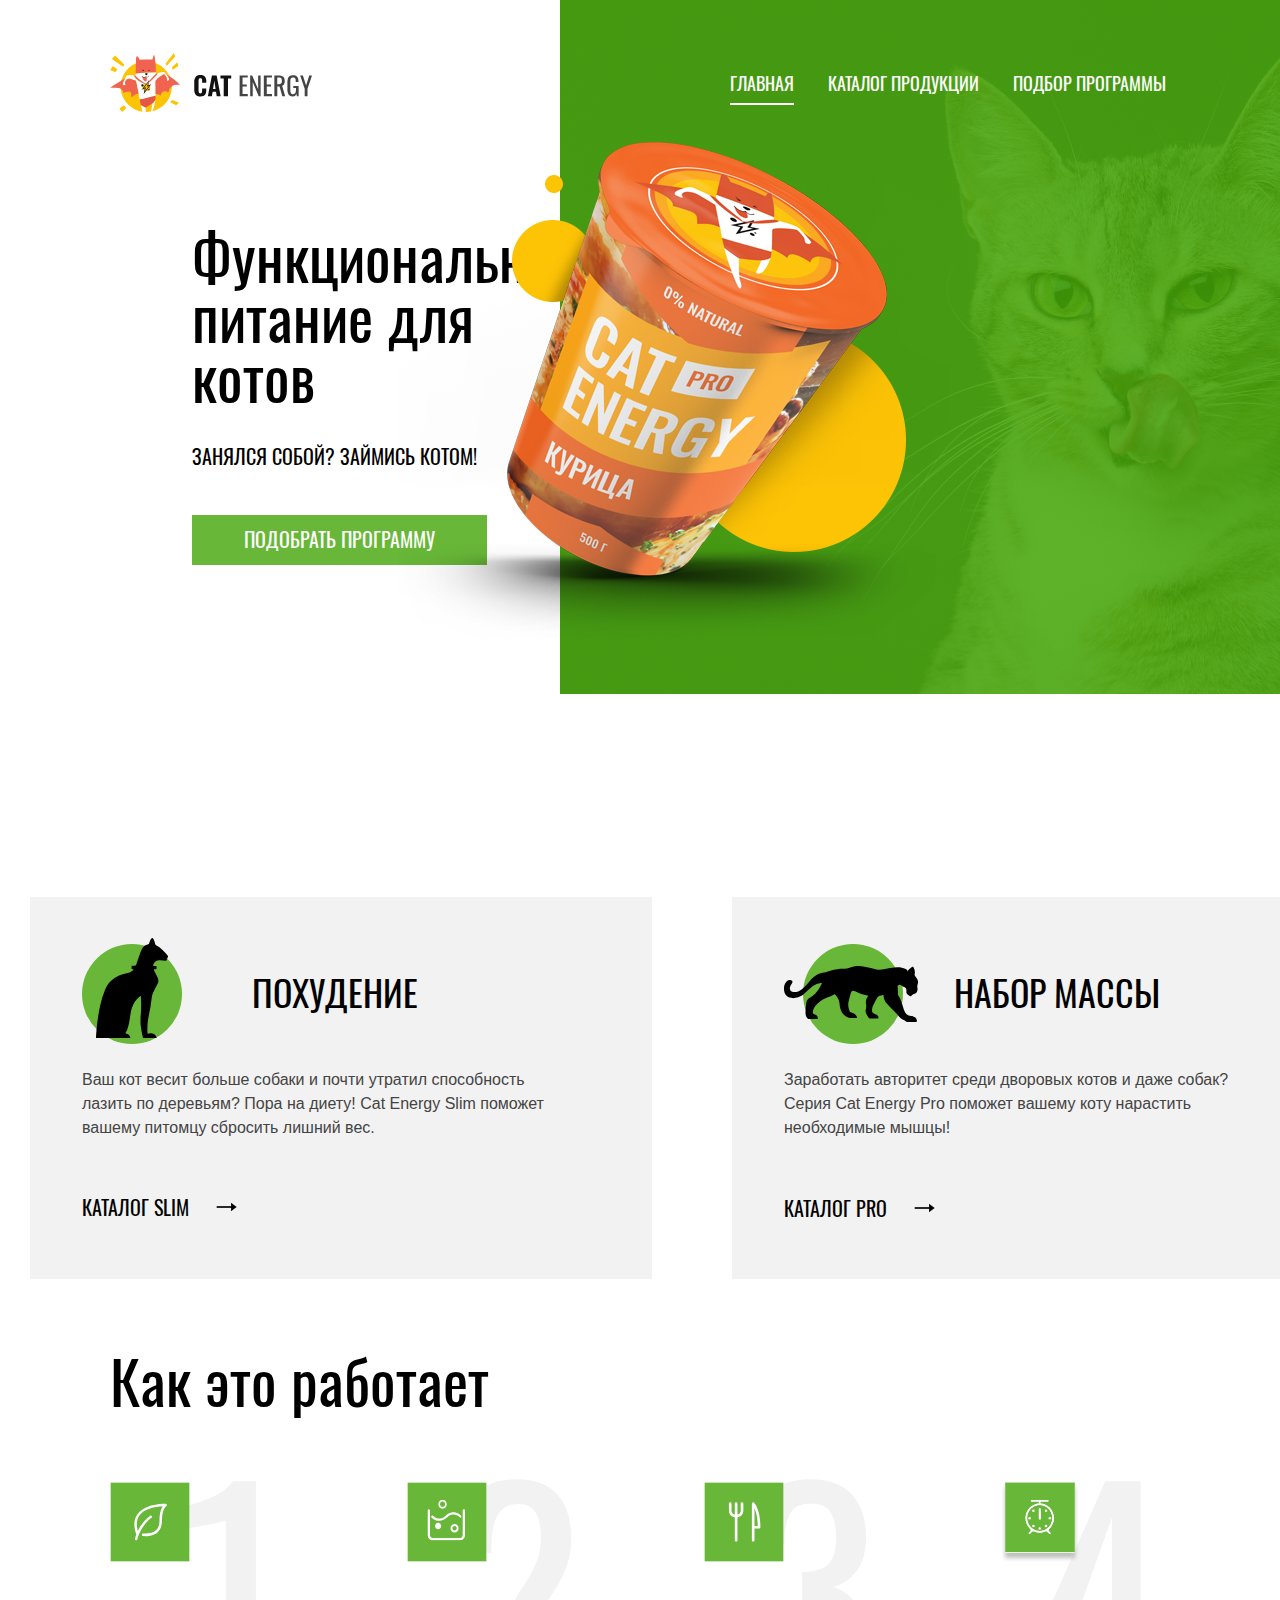
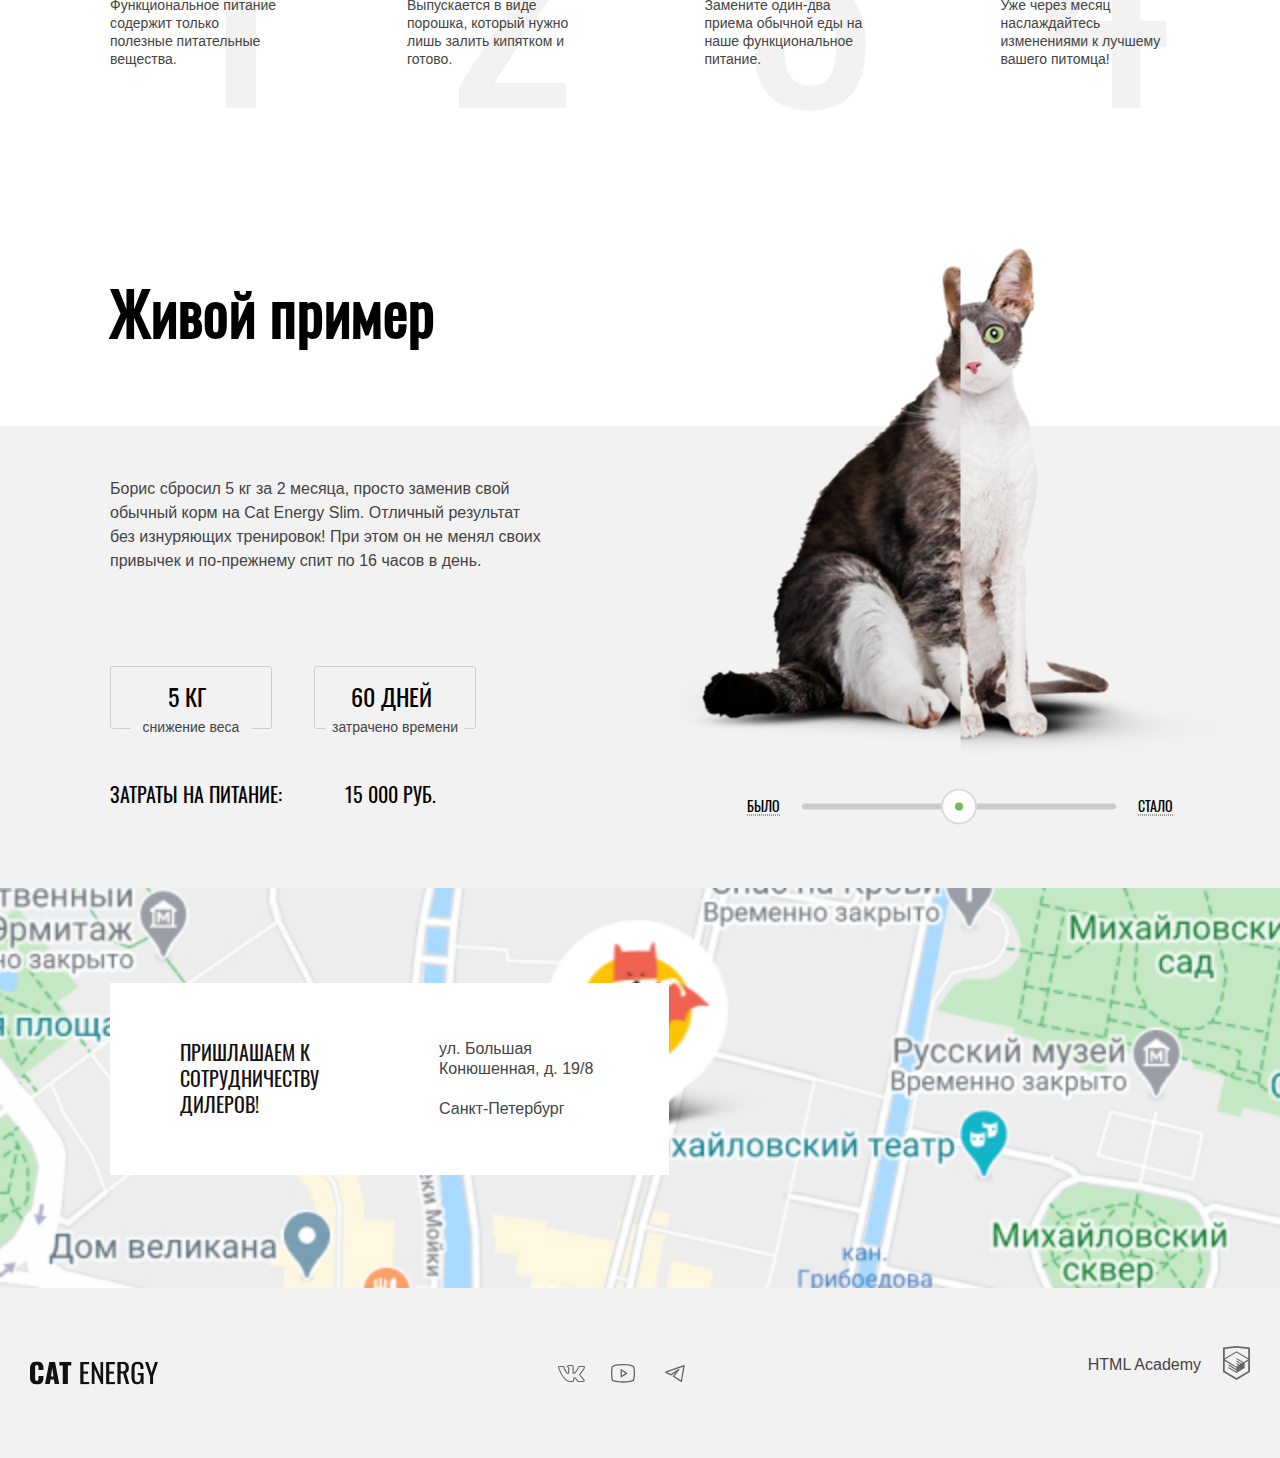
<file: source/index.html>
<!DOCTYPE html>
<html class="page" lang="ru">
  <head>
    <meta charset="utf-8" />
    <meta name="viewport" content="width=device-width, initial-scale=1" />
    <title>HTML Academy: Кэт энерджи</title>
    <link rel="stylesheet" href="css/style.css" />
  </head>

  <body class="page__body">
    <div class="page__body-background">
      <img src="img/index-can.png" alt="">
    </div>

    <header class="main-header">
      <nav class="main-nav main-nav--closed main-mav--nojs">
        <div class="main-nav__wrapper">
          <!-- logo mobile -->
          <a class="main-nav__logo-first" href="index.html">
            <img src="img/logo-mobile.svg" alt="Логотип Кэт энерджи" />
          </a>
          <!-- logo tablet -->
          <a class="main-nav__logo-second" href="index.html">
            <img src="img/logo-tablet.svg" alt="Логотип Кэт энерджи" />
          </a>
          <!-- logo desktop -->
          <a class="main-nav__logo-third" href="index.html">
            <img src="img/logo-desktop.svg" alt="Логотип Кэт энерджи" />
          </a>

          <a class="main-nav__logo-name" href="index.html">
            <img src="img/logo-name.svg" alt="Имя компании" />
          </a>
          <!-- menu button -->
          <button class="main-nav__toggle" type="button">
            <span class="visually-hidden">Открыть меню</span>
          </button>

          <ul class="reset-list main-nav__list site-list">
            <li class="site-list__item site-list__item--active">
              <a class="reset-list"> Главная </a>
            </li>
            <li class="site-list__item">
              <a class="reset-list" href="catalog.html"> Каталог продукции </a>
            </li>
            <li class="site-list__item">
              <a class="reset-list" href="form.html"> Подбор программы </a>
            </li>
          </ul>
        </div>
      </nav>
    </header>

    <main class="main-container">
      <section class="promo">
        <div class="promo__wrapper">
          <div class="promo__header">
            <h1 class="promo__title">Функциональное питание для котов</h1>
            <p class="promo__description">Занялся собой? Займись котом!</p>
          </div>
          <div class="promo__main">
            <img class="promo__main-can" src="img/index-can-mobile-1.png" alt="Банка с кормом"/>
          </div>
          <div class="promo__footer">
            <button class="btn main-btn">
              <span>ПОДОБРАТЬ ПРОГРАММУ</span>
            </button>
          </div>

          <div class="promo__footer-background">
            <img src="img/index-can-tablet-1.png" alt="Фон Банка с кормом">
          </div>
        </div>
      </section>

      <section class="benefits">
        <div class="benefits__wrapper">
          <!-- Benefits element__first -->
          <div class="benefits__card">
            <img
              class="benefits__icon"
              src="img/cat_back-icon.svg"
              alt="Иконка приимуществ с котом"
            />
            <h3 class="benefits__title">ПОХУДЕНИЕ</h3>

            <p class="benefits__description">
              Ваш кот весит больше собаки и почти утратил способность лазить по
              деревьям? Пора на диету! Cat Energy Slim поможет вашему питомцу
              сбросить лишний вес.
            </p>
            <a class="benefits__catalog-link" href="catalog.html">
              КАТАЛОГ SLIM
              <img
                class="benefits__arrow"
                src="img/icon_arrow-right.svg"
                alt="Стрелка"
              />
            </a>
          </div>

          <!-- Benefits element__second -->
          <div class="benefits__card">
            <img
              class="benefits__icon"
              src="img/cat_back_second.svg"
              alt="Иконка приимуществ с котом"
            />
            <h3 class="benefits__title">НАБОР МАССЫ</h3>

            <p class="benefits__description">
              Заработать авторитет среди дворовых котов и даже собак? Серия Cat
              Energy Pro поможет вашему коту нарастить необходимые мышцы!
            </p>
            <a class="benefits__catalog-link" href="catalog.html">
              КАТАЛОГ PRO
              <img class="benefits__arrow"
              src="img/icon_arrow-right.svg"
              alt="Стрелка" />
            </a>
          </div>
        </div>
      </section>

      <section class="faq">
        <div class="faq__wrapper">
          <h2 class="faq__title">Как это работает</h2>

          <ul class="reset-list faq__items-list">
            <li class="faq__item">
              <img src="img/faq_green-square-1.svg" alt="Иллюстрация функции" />
              <p class="faq__item-description">
                Функциональное питание содержит только полезные питательные
                вещества.
              </p>
              <p class="faq__item-background">1</p>
            </li>
            <li class="faq__item">
              <img src="img/faq_green-square-2.svg" alt="Иллюстрация функции" />
              <p class="faq__item-description">
                Выпускается в виде порошка, который нужно лишь залить кипятком и
                готово.
              </p>
              <p class="faq__item-background">2</p>
            </li>
            <li class="faq__item">
              <img src="img/faq_green-square-3.svg" alt="Иллюстрация функции" />
              <p class="faq__item-description">
                Замените один-два приема обычной еды на наше функциональное
                питание.
              </p>
              <p class="faq__item-background">3</p>
            </li>
            <li class="faq__item">
              <img src="img/faq_green-square-4.svg" alt="Иллюстрация функции" />
              <p class="faq__item-description">
                Уже через месяц наслаждайтесь изменениями к лучшему вашего
                питомца!
              </p>
              <p class="faq__item-background">4</p>
            </li>
          </ul>
        </div>
      </section>

      <section class="example">
        <div class="example__wrapper">
          <div class="example__header">
            <h2 class="example__title">
              Живой пример
            </h2>
              <p class="example__description">
                Борис сбросил 5 кг за 2 месяца, просто заменив свой обычный корм
                на Cat Energy Slim. Отличный результат без изнуряющих тренировок!
                При этом он не менял своих привычек и по-прежнему спит по 16 часов
                в день.
              </p>
            </div>

            <div class="example__main">
              <div class="example__results-wrapper">
                <!--Example frame-element__first-->
                <div class="example__results example__results-first">
                  <h3 class="example-frame__title">5 КГ</h3>
                  <p class="example-frame__description">снижение веса</p>
                </div>

                <!--Example frame-element__second -->
                <div class="example__results example__results-second">
                  <h3 class="example-frame__title">60 ДНЕЙ</h3>
                  <p class="example-frame__description">затрачено времени</p>
                </div>
              </div>

              <div class="example__results-price">
                <p>Затраты на питание:</p>
                <p>15 000 РУБ.</p>
              </div>
            </div>

            <div class="example__footer">
                <div class="example__slider">
                  <!-- Slider prototype mobile version -->
                  <img class="example__slider-first" src="img/Slider-prototype.png" alt="Пример было\стало">

                  <!-- Slider prototype tablet version -->
                  <div class="example__slider-container">
                    <img class="example__slider-second" src="img/slider-prototype-second.png" alt="Пример было\стало">

                    <div class="slidecontainer">
                      <span>БЫЛО</span>
                        <input type="range" min="1" max="99" value="50" class="slider" id="myRange">
                      <span>СТАЛО</span>
                    </div>
                  </div>
                </div>
            </div>
        </div>
      </section>
    </main>

    <footer class="main-footer">
      <div class="main-footer__wrapper">
        <section class="contacts">
          <div class="contacts__wrapper">
            <h3 class="contacts__title">
              ПРИШЛАШАЕМ К СОТРУДНИЧЕСТВУ ДИЛЕРОВ!
            </h3>
            <p class="contacts__address">
              ул. Большая Конюшенная, д. 19/8
              <br>
              <br>
              Санкт-Петербург
            </p>
          </div>
        </section>

        <div class="location">
          <a class="location__wrapper" href="#">
            <img src="img/location.jpg"
            alt="Офис компании по адресу набережная реки Карповки, 5, литера П, Санкт-Петербург." />
          </a>
        </div>

        <div class="main-footer__background">
          <div class="main-footer__logo">
            <a href="index.html">
              <img src="img/logo-name.svg" alt="Лого Кэт Энерджи" />
            </a>
          </div>

          <div class="main-footer__social social">
            <ul class="reset-list social__list">
              <li class="social__item">
                <a
                  class="social__link social__link--vkontakte"
                  href="https://vk.com/htmlacademy"
                >
                  <img src="img/vkontakte.svg" alt="Вконтакте" />
                </a>
              </li>
              <li class="social__item">
                <a
                  class="social__link social__link--youtube"
                  href="https://www.youtube.com/user/htmlacademyru"
                >
                  <img src="img/youtube.svg" alt="Ютуб" />
                </a>
              </li>
              <li class="social__item">
                <a
                  class="social__link social__link--telegram"
                  href="https://t.me/htmlacademy"
                >
                  <img src="img/telegram.svg" alt="Телеграм" />
                </a>
              </li>
            </ul>
          </div>

          <div class="main-footer__copyright">
            <a
              class="copyright-link"
              href="https://htmlacademy.ru/intensive/adaptive"
            >
              HTML Academy
            </a>

            <a
              class="copyright-logo"
              href="https://htmlacademy.ru/intensive/adaptive"
            >
              <img src="img/footer-logo.svg" alt="логотип академии" />
            </a>
          </div>
        </div>
      </div>
    </footer>

    <script src="./js/script.js"></script>
  </body>
</html>
</file>
<file: source/css/style.css>
/* Viewports */
/* Colors */
@font-face {
  font-family: "oswald";
  font-style: normal;
  font-weight: 400;
  src: url("../fonts/oswaldmedium.woff") format("woff");
  font-display: swap;
}
@font-face {
  font-family: "oswald";
  font-style: normal;
  font-weight: 400;
  src: url("../fonts/oswaldregular.woff2") format("woff2");
  font-display: swap;
}
@font-face {
  font-family: "oswald";
  font-style: normal;
  font-weight: 500;
  src: url("../fonts/oswaldmedium.woff2") format("woff2");
  font-display: swap;
}
@font-face {
  font-family: "oswald";
  font-style: normal;
  font-weight: 500;
  src: url("../fonts/oswaldregular.woff") format("woff");
  font-display: swap;
}
.visually-hidden {
  position: absolute;
  width: 1px;
  height: 1px;
  margin: -1px;
  border: 0;
  padding: 0;
  white-space: nowrap;
  -webkit-clip-path: inset(100%);
          clip-path: inset(100%);
  clip: rect(0 0 0 0);
  overflow: hidden;
}

html {
  height: 100%;
}

@media (min-width: 1200px) {
  .page {
    max-width: 1920px;
    margin: 0 auto;
  }
}
.reset-list {
  margin: 0;
  padding: 0;
  list-style: none;
  text-decoration: none;
}

.page__body {
  min-height: 100%;
  font-family: "oswald", sans-serif;
  margin: 0;
  font-size: 14px;
  line-height: 18px;
}

.page__body-background {
  display: none;
}

@media (min-width: 1200px) {
  .page__body {
    display: flex;
    flex-direction: column;
    position: relative;
    max-width: 1440px;
    margin: 0 auto;
  }

  .page__body-background {
    display: block;
    position: absolute;
    background-image: linear-gradient(to right, rgba(68, 167, 7, 0.85), rgba(68, 167, 7, 0.85)), url("../img/cat-main-background-desktop.jpg");
    background-repeat: no-repeat;
    right: 0;
    width: 720px;
    height: 694px;
  }
  .page__body-background img {
    position: absolute;
    width: 552px;
    height: 499px;
    top: 141px;
    right: 330px;
  }
}
.btn {
  font-family: "oswald", sans-serif;
  font-size: 14px;
  line-height: 18px;
  text-align: center;
  border: 0;
}

.main-btn {
  font-size: 20px;
  line-height: 20px;
  padding: 14px 26px;
  background-color: #68b738;
  color: white;
}

@media (max-width: 767px) {
  .main-btn {
    font-size: 14px;
    line-height: 18px;
    width: 100%;
    margin: 0 20px;
    padding: 12px 44px;
  }
}
.main-header {
  display: flex;
  flex-direction: column;
  position: relative;
}

.main-nav {
  display: flex;
  position: relative;
}

.main-nav__wrapper {
  display: flex;
  justify-content: space-between;
}

.main-nav__list {
  display: flex;
  flex-wrap: wrap;
}

.site-list__link {
  color: black;
  text-transform: uppercase;
}

.main-nav__logo-first,
.main-nav__logo-second,
.main-nav__logo-third,
.main-nav__logo-name,
.main-nav__toggle {
  display: none;
}

@media (max-width: 767px) {
  .main-nav {
    width: auto;
    position: relative;
  }

  .main-nav__wrapper {
    width: 280px;
    margin: auto;
    padding: 10px 0;
  }

  .main-nav__logo-first {
    display: block;
    margin-right: 56px;
  }

  .main-nav__logo-name {
    display: block;
    margin-top: 13px;
    margin-right: 65px;
  }

  .main-nav__toggle {
    position: relative;
    display: block;
    border: none;
    background-color: white;
    width: 24px;
    height: 16px;
    top: 12px;
    right: 0;
    cursor: pointer;
  }

  .main-nav--closed .main-nav__toggle::before {
    content: "";
    position: absolute;
    top: 0;
    right: 0;
    width: 24px;
    height: 1.5px;
    cursor: pointer;
    background-color: black;
    box-shadow: 0 8px 0 0 black, 0 16px 0 0 black;
  }

  .main-nav--opened .main-nav__toggle {
    top: 20px;
    right: 0;
  }
  .main-nav--opened .main-nav__toggle::before, .main-nav--opened .main-nav__toggle::after {
    content: "";
    position: absolute;
    top: 0;
    right: 0;
    width: 24px;
    height: 1.5px;
    background-color: black;
  }
  .main-nav--opened .main-nav__toggle:active::before, .main-nav--opened .main-nav__toggle:active::after {
    background-color: #68b738;
  }
  .main-nav--opened .main-nav__toggle::before {
    transform: rotate(45deg);
    box-shadow: none;
  }
  .main-nav--opened .main-nav__toggle::after {
    transform: rotate(-45deg);
  }

  .main-nav--closed .site-list__item {
    display: none;
  }

  .main-nav--nojs .main-nav__logo-first {
    margin-bottom: 200px;
  }

  .main-nav--nojs .main-nav__toggle {
    display: none;
  }

  .main-nav--nojs .main-nav__wrapper {
    position: static;
    min-height: 0;
  }

  .main-nav--nojs .site-list__item {
    display: block;
  }

  .main-nav--nojs .site-list__item a {
    text-align: left;
    padding-left: 20px;
  }
}
@media (min-width: 768px) {
  .main-nav__wrapper {
    width: 708px;
    margin: auto;
    padding: 24px 30px 0;
  }

  .main-nav__logo-second {
    display: block;
  }
  .main-nav__logo-second:hover {
    opacity: 0.8;
  }
  .main-nav__logo-second:active {
    opacity: 0.4;
  }
}
@media (min-width: 1200px) {
  .main-nav__wrapper {
    width: 1220px;
    margin: auto;
    padding: 53px 110px 0;
  }

  .main-nav__logo-second {
    display: none;
  }

  .main-nav__logo-third {
    display: block;
  }
  .main-nav__logo-third:hover {
    opacity: 0.8;
  }
  .main-nav__logo-third:active {
    opacity: 0.4;
  }

  .site-list {
    width: 478px;
  }

  .site-list__item:not(:last-child) {
    margin-right: 32px;
  }

  .site-list a {
    font-size: 20px;
    line-height: 29px;
  }
}
.site-list a {
  text-transform: uppercase;
  color: black;
}

@media (max-width: 767px) {
  .site-list {
    display: block;
    position: absolute;
    top: 61px;
    right: 0;
    left: 0;
    width: 100%;
  }
  .site-list__item:last-child a {
    border-bottom: 1px solid #d9d9d9;
  }
  .site-list a {
    font-weight: 500;
    font-size: 20px;
    line-height: 20px;
    position: relative;
    display: block;
    width: 100%;
    left: 0;
    top: 0;
    right: 0;
    margin: 0 auto;
    text-align: center;
    text-transform: uppercase;
    padding-top: 22px;
    padding-bottom: 24px;
    padding-left: 0;
    padding-right: 0;
    color: black;
    background-color: white;
    border-top: 1px solid #d9d9d9;
  }
  .site-list a:hover {
    background-color: #68b738;
  }
  .site-list a:active {
    background-color: #68b738;
    color: white;
  }
}
@media (min-width: 768px) {
  .site-list {
    display: flex;
    width: 440px;
    margin-top: 18px;
  }
  .site-list a:hover {
    opacity: 0.6;
  }
  .site-list a:disabled {
    opacity: 0.3;
  }

  .site-list__item--active {
    position: relative;
  }
  .site-list__item--active::before {
    content: "";
    position: absolute;
    width: 100%;
    background-color: #68b738;
    height: 2px;
    top: 32px;
  }

  .site-list__item:not(:last-child) {
    margin-right: 34px;
  }

  .site-list a {
    position: relative;
    font-size: 18px;
    line-height: 24px;
  }
}
@media (min-width: 1200px) {
  .site-list a {
    color: white;
  }

  .site-list__item--active::before {
    background-color: white;
  }
}
.main-container {
  display: flex;
  flex-direction: column;
}

.promo__wrapper {
  display: flex;
  flex-direction: column;
}

.promo__title {
  font-weight: 400;
  font-size: 36px;
  line-height: 36px;
  margin: 0;
}

.promo__description {
  font-size: 14px;
  line-height: 14px;
  margin: 0;
  text-transform: uppercase;
}

.promo__main {
  display: flex;
}

.promo__main-can {
  width: 280px;
  height: 270px;
}

.promo__footer {
  display: flex;
}

.main-btn {
  font-size: 14px;
  line-height: 18px;
  background-color: #68b738;
  color: white;
}
.main-btn:hover {
  background-color: #5eaa2f;
}
.main-btn:active {
  color: rgba(255, 255, 255, 0.3);
}

@media (max-width: 767px) {
  .promo__header {
    margin: 0 auto;
    padding: 0 35px;
    background-image: linear-gradient(to right, rgba(68, 167, 7, 0.85), rgba(68, 167, 7, 0.85)), url("../img/cat-main-background.jpg");
    background-repeat: no-repeat;
    background-size: 100%;
    height: 302px;
    color: white;
  }

  .promo__title {
    text-align: center;
    margin-top: 27px;
  }

  .promo__description {
    margin-top: 25px;
    text-align: center;
  }

  .promo__main {
    margin-top: -132px;
  }

  .promo__main-can {
    display: flex;
    margin: 0 auto;
    padding: 0 20px;
  }

  .promo__footer-background {
    display: none;
  }
}
@media (min-width: 768px) {
  .promo__header {
    max-width: 418px;
    margin-left: 117px;
    margin-top: 64px;
  }

  .promo__title {
    font-size: 60px;
    line-height: 60px;
    text-align: left;
  }

  .promo__description {
    font-size: 20px;
    line-height: 20px;
    margin-top: 25px;
    text-align: left;
  }

  .promo__main-can {
    display: none;
  }

  .main-btn {
    margin-top: 49px;
    margin-left: 117px;
    padding: 14px 26px;
  }
  .main-btn span {
    padding: 14px 26px;
    font-size: 20px;
    line-height: 20px;
  }

  .promo__footer-background {
    margin-top: -80px;
    margin-left: 50px;
    z-index: -1;
  }
}
@media (min-width: 1200px) {
  .promo__wrapper {
    margin-top: 111px;
    max-width: 540px;
    padding-left: 75px;
  }

  .promo__header {
    margin-top: 0;
  }

  .promo__title {
    font-size: 60px;
    line-height: 60px;
    text-align: left;
  }

  .promo__description {
    font-size: 20px;
    line-height: 20px;
    margin-top: 40px;
    text-align: left;
  }

  .promo__footer-background {
    display: none;
  }
}
.benefits__card {
  background-color: #f2f2f2;
  display: grid;
}

.benefits__icon {
  grid-area: image;
}

.benefits__title {
  font-weight: 400;
  font-size: 24px;
  line-height: 37px;
  grid-area: title;
  margin: 0;
}

.benefits__description {
  font-family: "Arial", sans-serif;
  font-size: 14px;
  line-height: 18px;
  color: #444444;
  grid-area: text;
  margin: 0;
}

.benefits__catalog-link {
  font-weight: 400;
  font-size: 16px;
  line-height: 16px;
  text-decoration: none;
  color: #010101;
  grid-area: link;
  margin: 0;
}

.benefits__arrow {
  width: 24px;
  height: 12px;
}

@media (max-width: 767px) {
  .benefits__wrapper {
    padding: 0 20px;
  }

  .benefits__card {
    margin: 20px auto;
    padding: 21px 20px 22px 20px;
    grid-template-areas: "image title" "text text" "link link";
    grid-template-columns: 69px auto;
  }
  .benefits__card .benefits__title {
    margin-top: 10px;
  }
  .benefits__card .benefits__description {
    margin-top: 22px;
    padding-bottom: 22px;
    border-bottom: 1px solid #d9d9d9;
  }
  .benefits__card .benefits__catalog-link {
    margin-top: 19px;
  }
  .benefits__card .benefits__arrow {
    margin-left: 15px;
  }

  .benefits__card:nth-child(2) {
    grid-template-columns: 78px auto;
  }
  .benefits__card:nth-child(2) .benefits__icon {
    margin-top: 5px;
  }
}
@media (min-width: 768px) {
  .benefits__wrapper {
    padding: 0 30px;
  }

  .benefits__card {
    padding-left: 52px;
    margin: 30px auto;
    grid-template-areas: "title image" "text image" "link image";
    grid-template-columns: 340px auto;
  }
  .benefits__card .benefits__title {
    margin-top: 77px;
    font-size: 36px;
    line-height: 36px;
  }
  .benefits__card .benefits__description {
    margin-top: 24px;
    font-size: 16px;
    line-height: 24px;
  }
  .benefits__card .benefits__catalog-link {
    display: flex;
    align-items: center;
    margin-top: 52px;
    font-size: 20px;
    line-height: 30px;
  }

  .benefits__card:first-child .benefits__icon {
    margin-top: 81px;
    margin-left: 54px;
    width: 200px;
    height: 211px;
  }

  .benefits__card:nth-child(2) .benefits__icon {
    margin-top: 92px;
    margin-left: 20px;
    width: 268px;
    height: 200px;
  }

  .benefits__card:first-child .benefits__catalog-link {
    margin-bottom: 57px;
  }

  .benefits__card:nth-child(2) .benefits__catalog-link {
    margin-bottom: 56px;
  }

  .benefits__arrow {
    margin-left: 25px;
    width: 32px;
    height: 10px;
  }
  .benefits__catalog-link:hover .benefits__arrow {
    width: 52px;
  }

  .benefits__catalog-link {
    max-width: 190px;
  }
  .benefits__catalog-link:hover {
    opacity: 0.8;
  }
  .benefits__catalog-link:active {
    opacity: 0.5;
  }
}
@media (min-width: 1200px) {
  .benefits {
    padding-top: 250px;
    margin: 0 auto;
  }

  .benefits__wrapper {
    display: flex;
  }

  .benefits__card {
    width: 570px;
    grid-template-areas: "image title" "text text" "link link";
    grid-template-columns: 170px auto;
    margin: 0;
    margin-top: 82px;
  }
  .benefits__card:first-child {
    margin-right: 80px;
  }

  .benefits__card:first-child .benefits__icon {
    width: 100px;
    height: 106px;
    margin: 0;
    margin-top: 41px;
  }

  .benefits__card:nth-child(2) .benefits__icon {
    width: 134px;
    height: 100px;
    margin: 0;
    margin-top: 47px;
  }

  .benefits__title {
    margin: 0;
  }

  .benefits__description {
    max-width: 467px;
  }
}
.faq__title {
  font-weight: 400;
  font-size: 36px;
  line-height: 40px;
}

.faq__items-list {
  list-style: none;
}

.faq__item img {
  width: 60px;
  height: 60px;
}

.faq__item-description {
  font-family: "Arial", sans-serif;
  font-weight: 400;
  font-size: 14px;
  line-height: 18px;
  color: #444444;
}

@media (max-width: 767px) {
  .faq__wrapper {
    padding: 0 20px;
    margin: 0 auto;
  }

  .faq__title {
    margin: 0;
    margin-bottom: 40px;
  }

  .faq__item {
    display: flex;
    align-items: center;
  }
  .faq__item img {
    margin-right: 20px;
  }

  .faq__item-background {
    display: none;
  }
}
@media (min-width: 768px) {
  .faq__wrapper {
    margin: 0 auto;
    padding: 27px 109px 0 30px;
  }

  .faq__title {
    margin: 0;
    margin-bottom: 72px;
    font-size: 60px;
    line-height: 60px;
  }

  .faq__items-list {
    display: grid;
    grid-template-columns: 249px 249px;
    row-gap: 134px;
    column-gap: 153px;
    margin-bottom: 104px;
  }
  .faq__items-list .faq__item img {
    width: 80px;
    height: 80px;
  }
  .faq__items-list .faq__item-description {
    margin-top: 31px;
  }

  .faq__item {
    position: relative;
  }

  .faq__item-background {
    position: absolute;
    font-size: 280px;
    line-height: 280px;
    z-index: -1;
    color: #f2f2f2;
  }
  .faq__item .faq__item-background {
    top: -320px;
    right: 0;
  }
}
@media (min-width: 1200px) {
  .faq__wrapper {
    padding: 0 110px;
  }

  .faq__items-list {
    display: flex;
    column-gap: 123px;
  }

  .faq__title {
    margin-top: 71px;
  }
}
.example {
  background-color: #eaeaea;
}

.example__title {
  font-size: 36px;
  line-height: 40px;
}

.example__description {
  font-family: "Arial", sans-serif;
  font-weight: 400;
  font-size: 14px;
  line-height: 18px;
  color: #444444;
}

.example__results img {
  width: 124px;
  height: 56px;
}

.example__results-price {
  font-weight: 400;
  font-size: 14px;
  line-height: 20px;
  margin: 0;
}

.example-frame__title {
  font-weight: 400;
  font-size: 24px;
  line-height: 24px;
  margin: 0;
}

.example-frame__description {
  font-family: "arial", sans-serif;
  font-weight: 400;
  font-size: 12px;
  line-height: 12px;
  margin: 0;
  color: #444444;
}

.example__results {
  position: relative;
  text-align: center;
  width: 124px;
  padding: 14px 0 10px;
  border: 1px solid #cdcdcd;
  border-radius: 3px;
}
.example__results .example-frame__title {
  margin-bottom: 8px;
}
.example__results .example-frame__description {
  margin: 0 auto;
  position: absolute;
  left: 50%;
  transform: translateX(-50%);
  padding: 0 18px;
  background-color: #eaeaea;
}

@media (max-width: 767px) {
  .example {
    margin-top: 49px;
    padding: 0 20px;
  }

  .example__results-wrapper {
    display: flex;
    justify-content: space-between;
    margin: 0;
    padding: 0;
  }

  .main-footer__logo img {
    width: 128px;
    height: 24px;
  }

  .example-frame__description {
    margin: 0;
    width: 59px;
  }

  .main-footer__logo {
    margin: 0 auto;
  }

  .example__results-price {
    display: flex;
    justify-content: center;
    margin-top: 20px;
    text-transform: uppercase;
  }
  .example__results-price p:first-child {
    margin-right: 4px;
  }

  .example__slider {
    margin-top: 20px;
    padding-bottom: 40px;
  }
}
@media (min-width: 768px) {
  .example {
    padding-top: 43px;
    border-top: 1px solid #d9d9d9;
    background-color: white;
  }

  .example__header {
    padding: 0 30px;
  }

  .example__title {
    font-size: 60px;
    line-height: 60px;
    margin: 0;
  }

  .example__description {
    font-size: 16px;
    line-height: 24px;
    margin-top: 63px;
    max-width: 700px;
    color: #444444;
  }

  .example__main {
    display: flex;
    margin-top: 54px;
    padding: 0 30px;
  }

  .example__results-wrapper {
    display: flex;
  }

  .example__results {
    padding: 17px 22px 20px 14px;
  }

  .example__results-first {
    margin-right: 42px;
  }

  .example__results .example-frame__title {
    margin: 0;
  }

  .example__results .example-frame__description {
    position: absolute;
    font-size: 14px;
    line-height: 14px;
    top: 53px;
    background-color: white;
  }

  .example__results-first .example-frame__description {
    width: 97px;
    padding: 0 12px;
  }

  .example__results-second .example-frame__description {
    width: 127px;
    padding: 0 6px;
  }

  .example__results-price p {
    margin: 0;
  }
  .example__results-price p:first-child {
    margin-bottom: 9px;
  }

  .example__results-price {
    margin-left: auto;
    font-size: 20px;
    line-height: 20px;
    text-align: right;
    text-transform: uppercase;
  }

  .example__slider {
    background-color: #f2f2f2;
    height: 462px;
    margin-top: 240px;
    padding: 0;
  }
}
@media (min-width: 1200px) {
  .example {
    margin: 0;
    padding: 0;
    border: none;
  }

  .example__wrapper {
    position: relative;
  }

  .example__header {
    position: absolute;
    top: -145px;
    padding: 0;
    z-index: 1;
  }

  .example__title,
.example__description {
    padding: 0 110px;
  }

  .example__description {
    margin-top: 136px;
    max-width: 436px;
  }

  .example__main {
    position: absolute;
    display: flex;
    flex-direction: column;
    padding: 0 110px;
    bottom: 75px;
    z-index: 1;
  }

  .example__results .example-frame__description {
    background-color: #f2f2f2;
  }

  .example__results-price {
    display: flex;
    margin-top: 55px;
    margin-left: 0;
  }
  .example__results-price p:first-child {
    margin-right: 63px;
  }
}
@media (max-width: 767px) {
  .slider-image {
    width: 280px;
    height: 232px;
  }

  .example__slider-container {
    display: none;
  }
}
@media (min-width: 768px) {
  .example__slider-first {
    display: none;
  }

  .example__slider {
    position: relative;
    background-image: linear-gradient(to right, #eaeaea 50%, #e0e0e0 50%);
  }

  .example__slider-second {
    position: absolute;
    display: flex;
    margin-top: -155px;
    top: 50%;
    left: 50%;
    transform: translate(-50%, -50%);
  }

  .slidecontainer {
    width: 426px;
    /* Width of the outside container */
    position: absolute;
    display: flex;
    align-items: center;
    margin-top: 150px;
    top: 50%;
    left: 50%;
    transform: translate(-50%, -50%);
  }
  .slidecontainer span {
    justify-content: space-between;
    border-bottom: 1px dotted #444444;
  }
  .slidecontainer span:first-child {
    margin-right: 20px;
  }
  .slidecontainer span:last-child {
    margin-left: 20px;
  }

  /* The slider itself */
  .slider {
    -webkit-appearance: none;
            appearance: none;
    width: 100%;
    height: 6px;
    border-radius: 4px;
    background: #c7c7c7;
    outline: none;
    opacity: 0.9;
  }

  .slider::-webkit-slider-thumb {
    position: relative;
    -webkit-appearance: none;
            appearance: none;
    width: 32px;
    height: 32px;
    background: #68b738;
    border: 12px solid white;
    border-radius: 100%;
    box-shadow: 0 0 0 2px #d9d9d9;
    cursor: pointer;
  }
}
@media (min-width: 1200px) {
  .example__slider {
    position: relative;
    background-image: none;
    background-color: #f2f2f2;
  }

  .example__slider-container {
    position: absolute;
    display: flex;
    top: 230px;
    right: 320px;
  }
}
.main-footer__background {
  background-color: #f2f2f2;
}

.location__wrapper {
  background-color: #f2f2f2;
}

.copyright-link {
  font-family: "Arial", sans-serif;
  font-style: normal;
  font-weight: 400;
  font-size: 16px;
  line-height: 18px;
  text-decoration: none;
  color: #444444;
}

@media (max-width: 767px) {
  .main-footer__background {
    padding: 0 20px;
  }

  .location img {
    width: 100%;
    height: 362px;
  }

  .main-footer__logo {
    width: 128px;
    height: 24px;
    margin-top: -4px;
    padding-top: 39px;
  }

  .main-footer__copyright {
    display: flex;
    justify-content: space-between;
    align-items: center;
    margin: 22px 0;
    padding-bottom: 20px;
  }
}
@media (min-width: 768px) {
  .location img {
    width: 100%;
    height: 400px;
    object-fit: cover;
  }

  .main-footer__background {
    display: flex;
    align-items: center;
    padding: 55px 30px;
  }

  .main-footer__logo img {
    width: 128px;
    height: 24px;
  }

  .main-footer__copyright {
    display: flex;
    align-items: center;
    margin-bottom: 20px;
  }
  .main-footer__copyright .copyright-link {
    margin-right: 22px;
  }
}
@media (min-width: 1200px) {
  .location {
    position: relative;
  }

  .contacts__wrapper {
    position: absolute;
    display: flex;
    background-color: white;
    padding: 58px 80px;
    margin-top: 95px;
    margin-left: 110px;
    z-index: 1;
  }
  .contacts__wrapper .contacts__title {
    margin-right: 87px;
  }
  .contacts__wrapper .contacts__address {
    text-align: start;
  }
}
.contacts__title {
  margin: 0;
  font-size: 16px;
  line-height: 20px;
  font-weight: 400;
  color: #111111;
}

.contacts__address {
  margin: 0;
  font-family: "Arial", sans-serif;
  font-weight: 400;
  font-size: 14px;
  line-height: 20px;
  color: #444444;
}

@media (max-width: 767px) {
  .contacts__wrapper {
    display: flex;
    justify-content: space-between;
    padding: 26px 20px;
    margin: 0;
  }

  .contacts__title {
    margin-right: 26px;
  }

  .contacts__address br {
    display: none;
  }
}
@media (min-width: 768px) {
  .contacts__wrapper {
    padding: 56px 70px;
    display: flex;
    justify-content: space-between;
  }
  .contacts__wrapper h3 {
    width: 172px;
    font-size: 20px;
    line-height: 26px;
  }
  .contacts__wrapper p {
    width: 160px;
    text-align: right;
    font-size: 16px;
    line-height: 20px;
  }
}
.main-footer__social {
  margin: 0 auto;
}

.social__list {
  display: flex;
  margin-top: 32px;
  padding-top: 20px;
  padding-bottom: 21px;
  border-top: 1px solid #d9d9d9;
  border-bottom: 1px solid #d9d9d9;
}

.social__item {
  list-style: none;
  margin: 0 auto;
}
.social__item:not(:last-child) {
  margin-right: -24px;
}

@media (min-width: 768px) {
  .social__list {
    border: 0;
    margin: 0 auto;
    padding: 0;
  }
  .social__list .social__item:not(:last-child) {
    margin-right: 24px;
  }
}
/*# sourceMappingURL=style.css.map */
</file>
